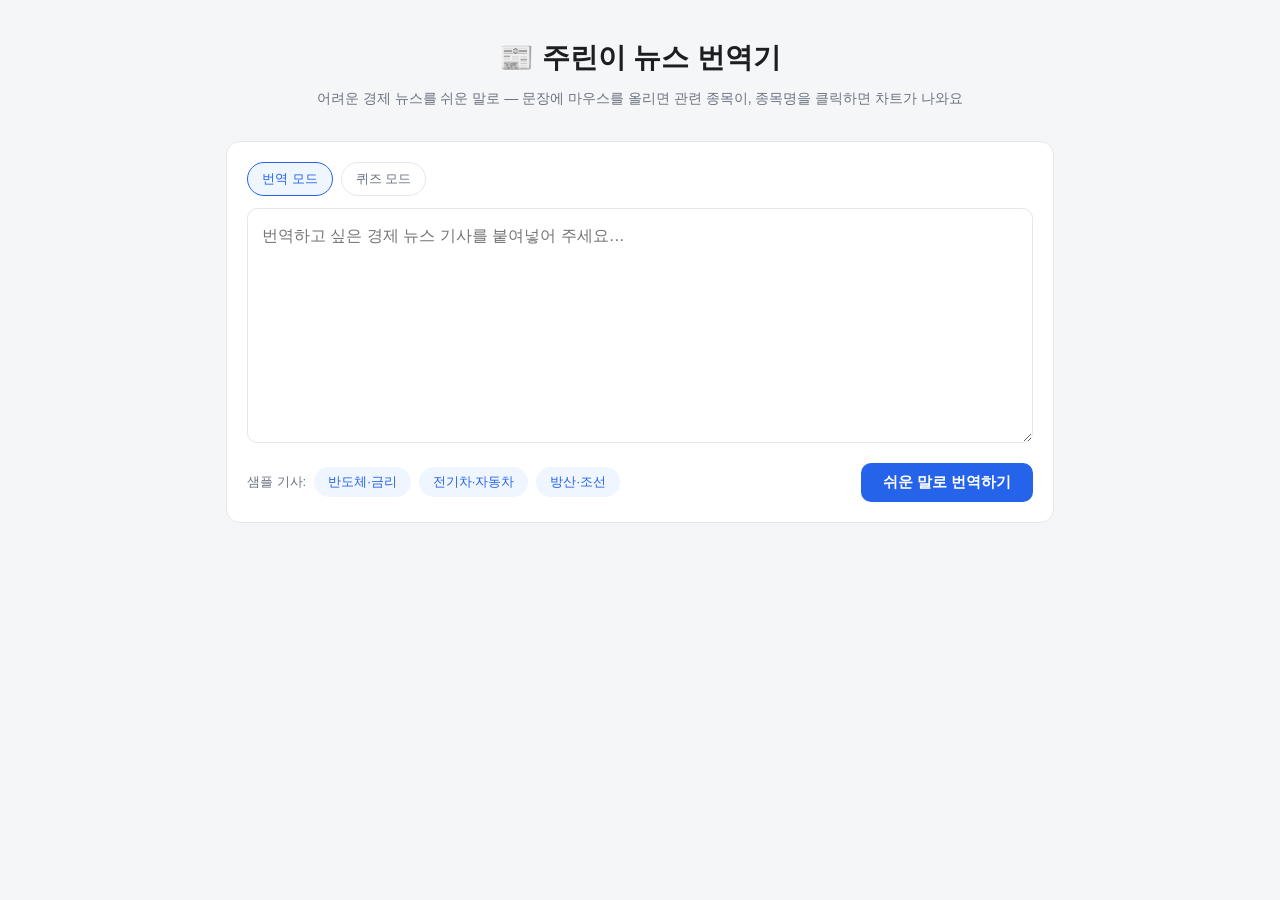
<file: static/index.html>
<!DOCTYPE html>
<html lang="ko">
<head>
  <meta charset="UTF-8">
  <meta name="viewport" content="width=device-width, initial-scale=1.0">
  <title>주린이 뉴스 번역기</title>
  <link rel="icon" href="data:image/svg+xml,<svg xmlns=%22http://www.w3.org/2000/svg%22 viewBox=%220 0 100 100%22><text y=%22.9em%22 font-size=%2290%22>📰</text></svg>">
  <link rel="stylesheet" href="style.css">
</head>
<body>
  <header class="site-header">
    <h1>📰 주린이 뉴스 번역기</h1>
    <p class="tagline">어려운 경제 뉴스를 쉬운 말로 — 문장에 마우스를 올리면 관련 종목이, 종목명을 클릭하면 차트가 나와요</p>
  </header>

  <main>
    <section class="card" id="input-section">
      <div class="mode-switch" aria-label="실행 모드">
        <button class="mode-btn" data-mode="translate">번역 모드</button>
        <button class="mode-btn" data-mode="quiz">퀴즈 모드</button>
      </div>
      <textarea id="article-input" rows="8"
        placeholder="번역하고 싶은 경제 뉴스 기사를 붙여넣어 주세요…"></textarea>
      <div class="input-actions">
        <div class="samples">
          <span class="samples-label">샘플 기사:</span>
          <button class="sample-btn" data-sample="0">반도체·금리</button>
          <button class="sample-btn" data-sample="1">전기차·자동차</button>
          <button class="sample-btn" data-sample="2">방산·조선</button>
        </div>
        <div class="quiz-controls hidden">
          <label for="quiz-count">문항 수</label>
          <select id="quiz-count">
            <option value="6">6</option>
            <option value="8">8</option>
            <option value="10" selected>10</option>
            <option value="12">12</option>
          </select>
        </div>
        <button id="action-btn">쉬운 말로 번역하기</button>
      </div>
      <p id="error-box" class="error" hidden></p>
    </section>

    <section id="result-section" hidden>
      <div class="card notice" id="notice-box" hidden></div>
      <div class="card summary" id="summary-card" hidden>
        <h2>📌 세 줄 요약</h2>
        <p id="summary-text"></p>
      </div>
      <div class="hint">💡 문장 위에 마우스를 올리면 관련 종목 동향이 떠요. <span class="ticker-demo">파란 종목명</span>이나 <span class="term-demo">점선 용어</span>도 눌러보고 올려보세요.</div>
      <div id="sentences"></div>
    </section>

    <section id="quiz-section" class="card" hidden>
      <h2>🧠 금융 퀴즈 모드</h2>
      <p id="quiz-meta" class="quiz-meta"></p>
      <div id="quiz-list"></div>
      <div class="quiz-actions">
        <button id="quiz-submit" class="primary-btn">채점하기</button>
      </div>
      <p id="quiz-result" class="quiz-result" hidden></p>
    </section>
  </main>

  <!-- 문장 호버 시 관련 종목 팝오버 -->
  <div id="stock-popover" class="popover" hidden></div>

  <!-- 용어 설명 툴팁 -->
  <div id="term-tooltip" class="tooltip" hidden></div>

  <!-- 종목 차트 모달 -->
  <div id="chart-modal" class="modal-backdrop" hidden>
    <div class="modal">
      <div class="modal-header">
        <div>
          <div class="modal-title">
            <span id="chart-name"></span>
            <span id="chart-code" class="code-chip"></span>
            <span id="chart-sector" class="sector-chip"></span>
          </div>
          <div class="modal-quote">
            <span id="chart-price"></span>
            <span id="chart-change"></span>
          </div>
        </div>
        <button id="chart-close" class="close-btn" aria-label="닫기">✕</button>
      </div>
      <div class="range-buttons" id="range-buttons">
        <button data-range="1m">1개월</button>
        <button data-range="3m" class="active">3개월</button>
        <button data-range="6m">6개월</button>
        <button data-range="1y">1년</button>
      </div>
      <div class="chart-wrap">
        <canvas id="chart-canvas"></canvas>
        <div id="chart-loading" class="chart-loading" hidden>불러오는 중…</div>
      </div>
      <p class="chart-source" id="chart-source"></p>
    </div>
  </div>

  <script src="app.js"></script>
</body>
</html>
</file>
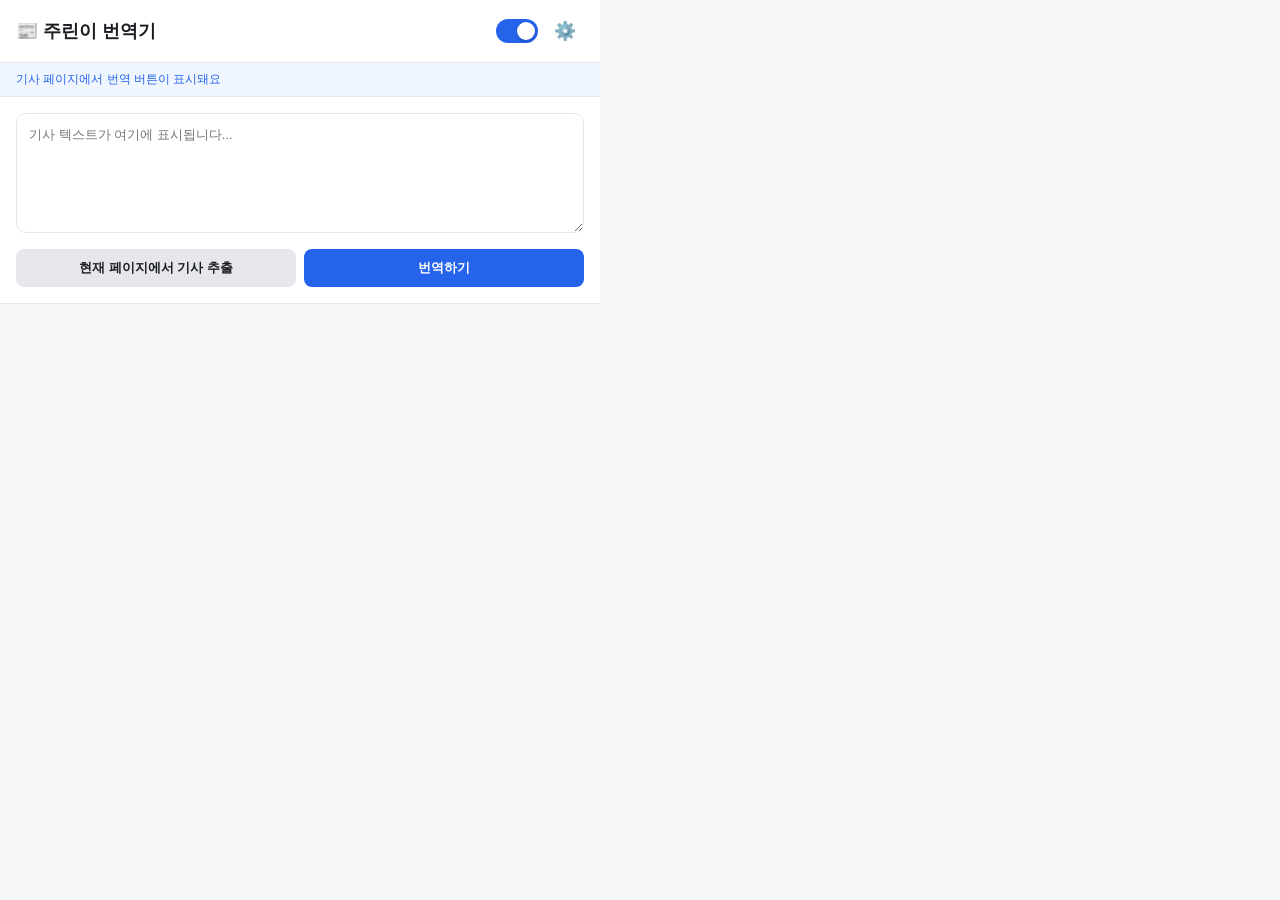
<file: extension/popup.html>
<!DOCTYPE html>
<html lang="ko">
<head>
  <meta charset="UTF-8">
  <meta name="viewport" content="width=device-width, initial-scale=1.0">
  <title>주린이 뉴스 번역기</title>
  <link rel="stylesheet" href="popup.css">
</head>
<body>
  <div class="container">
    <div class="header">
      <h1>📰 주린이 번역기</h1>
      <div class="settings">
        <label class="toggle" title="기사 페이지의 번역 버튼 켜기/끄기">
          <input type="checkbox" id="enable-toggle" checked>
          <span class="toggle-track"><span class="toggle-thumb"></span></span>
        </label>
        <button id="settings-btn" class="settings-btn" title="설정">⚙️</button>
      </div>
    </div>
    <p id="toggle-status" class="toggle-status">기사 페이지에서 번역 버튼이 표시돼요</p>

    <!-- 설정 패널 -->
    <div id="settings-panel" class="settings-panel" hidden>
      <div class="setting-item">
        <label>API 주소:</label>
        <input type="text" id="api-url" placeholder="https://api.example.com">
      </div>
      <div class="setting-item">
        <label>API 키:</label>
        <input type="password" id="api-key" placeholder="sk-...">
      </div>
      <div class="setting-actions">
        <button id="save-settings" class="btn btn-primary">저장</button>
        <button id="cancel-settings" class="btn btn-secondary">취소</button>
      </div>
    </div>

    <!-- 기사 입력 섹션 -->
    <div id="input-section" class="section">
      <textarea id="article-text" rows="6" placeholder="기사 텍스트가 여기에 표시됩니다..."></textarea>
      <div class="actions">
        <button id="extract-btn" class="btn btn-secondary">현재 페이지에서 기사 추출</button>
        <button id="translate-btn" class="btn btn-primary">번역하기</button>
      </div>
      <p id="error-msg" class="error" hidden></p>
      <p id="status-msg" class="status" hidden></p>
    </div>

    <!-- 결과 섹션 -->
    <div id="result-section" class="section" hidden>
      <div class="summary-card" id="summary-card" hidden>
        <h3>📌 세 줄 요약</h3>
        <p id="summary-text"></p>
      </div>
      <div id="sentences-container"></div>
    </div>
  </div>

  <script src="popup.js"></script>
</body>
</html>
</file>
<file: static/style.css>
:root {
  --bg: #f5f6f8;
  --card: #ffffff;
  --text: #1c1e21;
  --muted: #6b7280;
  --accent: #2563eb;
  --accent-soft: #eff6ff;
  --up: #d93025;    /* 한국 관례: 상승=빨강 */
  --down: #1a73e8;  /* 하락=파랑 */
  --border: #e5e7eb;
  --shadow: 0 8px 24px rgba(0, 0, 0, 0.12);
}

* { box-sizing: border-box; }

[hidden] { display: none !important; }

body {
  margin: 0;
  font-family: "Pretendard", "Apple SD Gothic Neo", "Noto Sans KR", "Malgun Gothic", sans-serif;
  background: var(--bg);
  color: var(--text);
  line-height: 1.6;
}

.site-header {
  text-align: center;
  padding: 36px 16px 8px;
}
.site-header h1 { margin: 0 0 6px; font-size: 28px; }
.tagline { margin: 0; color: var(--muted); font-size: 14px; }

main {
  max-width: 860px;
  margin: 24px auto 80px;
  padding: 0 16px;
}

.card {
  background: var(--card);
  border: 1px solid var(--border);
  border-radius: 14px;
  padding: 20px;
  margin-bottom: 16px;
}

#article-input {
  width: 100%;
  border: 1px solid var(--border);
  border-radius: 10px;
  padding: 14px;
  font: inherit;
  resize: vertical;
}
#article-input:focus { outline: 2px solid var(--accent); border-color: transparent; }

.mode-switch {
  display: inline-flex;
  gap: 8px;
  margin-bottom: 12px;
}
.mode-btn {
  border: 1px solid var(--border);
  background: var(--card);
  color: var(--muted);
  border-radius: 999px;
  padding: 7px 14px;
  font-size: 13px;
  cursor: pointer;
}
.mode-btn.active {
  border-color: var(--accent);
  background: var(--accent-soft);
  color: var(--accent);
}

.input-actions {
  display: flex;
  justify-content: space-between;
  align-items: center;
  gap: 12px;
  margin-top: 12px;
  flex-wrap: wrap;
}
.samples { display: flex; align-items: center; gap: 8px; flex-wrap: wrap; }
.samples-label { color: var(--muted); font-size: 13px; }
.sample-btn {
  background: var(--accent-soft);
  color: var(--accent);
  border: none;
  border-radius: 999px;
  padding: 6px 14px;
  font-size: 13px;
  cursor: pointer;
}
.sample-btn:hover { background: #dbeafe; }

#action-btn,
#quiz-submit,
.primary-btn {
  background: var(--accent);
  color: #fff;
  border: none;
  border-radius: 10px;
  padding: 10px 22px;
  font-size: 15px;
  font-weight: 600;
  cursor: pointer;
}
#action-btn:hover,
#quiz-submit:hover { background: #1d4ed8; }
#action-btn:disabled,
#quiz-submit:disabled { background: #93c5fd; cursor: wait; }

.hidden { display: none !important; }

.quiz-controls {
  display: inline-flex;
  gap: 8px;
  align-items: center;
  color: var(--muted);
  font-size: 13px;
}
.quiz-controls select {
  border: 1px solid var(--border);
  border-radius: 8px;
  background: #fff;
  color: var(--text);
  padding: 6px 10px;
}

.error { color: var(--up); font-size: 14px; margin: 10px 0 0; }

.notice {
  background: #fffbeb;
  border-color: #fde68a;
  color: #92400e;
  font-size: 14px;
}

.summary h2 { margin: 0 0 8px; font-size: 16px; }
.summary p { margin: 0; }

.hint { color: var(--muted); font-size: 13px; margin: 0 4px 12px; }
.ticker-demo { color: var(--accent); font-weight: 600; }
.term-demo { border-bottom: 1.5px dotted #b45309; color: #b45309; }

/* 문장 블록 */
.sentence-block {
  background: var(--card);
  border: 1px solid var(--border);
  border-radius: 14px;
  padding: 16px 18px;
  margin-bottom: 12px;
  transition: border-color 0.15s, box-shadow 0.15s;
  position: relative;
}
.sentence-block:hover {
  border-color: var(--accent);
  box-shadow: 0 4px 14px rgba(37, 99, 235, 0.12);
}
.sentence-block.hard { border-left: 4px solid #ea580c; }

/* 관련 금융상품 행 */
.product-row {
  display: grid;
  grid-template-columns: 1fr auto;
  align-items: center;
  gap: 10px;
  padding: 8px;
  border-radius: 8px;
  cursor: pointer;
}
.product-row:hover { background: #f0fdf4; }
.product-row .name { font-weight: 600; font-size: 13px; }
.product-row .reason { font-size: 11px; color: var(--muted); margin-top: 1px; }
.type-chip {
  display: inline-block;
  font-size: 10px;
  font-weight: 700;
  border-radius: 4px;
  padding: 1px 6px;
  margin-left: 4px;
  vertical-align: 1px;
  background: #ecfdf5;
  color: #047857;
}
.type-chip.fund { background: #eef2ff; color: #4338ca; }
.prod-meta { text-align: right; white-space: nowrap; }
.risk-chip {
  display: inline-block;
  font-size: 10.5px;
  font-weight: 700;
  border-radius: 999px;
  padding: 1px 9px;
}
.risk-chip.low { background: #ecfdf5; color: #047857; }
.risk-chip.mid { background: #fffbeb; color: #b45309; }
.risk-chip.high { background: #fef2f2; color: #b91c1c; }
.prod-expense { display: block; font-size: 10.5px; color: var(--muted); margin-top: 2px; }
.disclaimer { font-size: 11px; color: #9ca3af; margin: 6px 4px 2px; }
.hard-chip {
  display: inline-block;
  background: #fff7ed;
  color: #c2410c;
  border: 1px solid #fed7aa;
  border-radius: 999px;
  font-size: 11.5px;
  font-weight: 700;
  padding: 2px 10px;
  margin-bottom: 8px;
}
.sentence-original { color: var(--muted); font-size: 14px; margin-bottom: 8px; }
.sentence-easy {
  background: var(--accent-soft);
  border-radius: 10px;
  padding: 10px 14px;
  font-size: 15.5px;
}
.sentence-easy::before { content: "🐣 "; }

.quiz-meta {
  margin: 0 4px 12px;
  color: var(--muted);
  font-size: 14px;
}
.quiz-item {
  border: 1px solid var(--border);
  border-radius: 12px;
  padding: 14px;
  margin-bottom: 12px;
}
.quiz-prompt {
  font-weight: 600;
  margin-bottom: 10px;
  line-height: 1.5;
}
.quiz-option-list {
  display: grid;
  grid-template-columns: 1fr;
  gap: 8px;
}
.quiz-choice {
  text-align: left;
  width: 100%;
  border: 1px solid var(--border);
  border-radius: 10px;
  background: #fff;
  padding: 8px 10px;
  cursor: pointer;
}
.quiz-choice:hover { background: #f8fafc; }
.quiz-choice.active { border-color: #2563eb; background: #eff6ff; }
.quiz-choice.correct { border-color: #047857; background: #ecfdf5; }
.quiz-choice.wrong { border-color: #b91c1c; background: #fef2f2; }

.quiz-actions {
  margin-top: 12px;
}
.quiz-result {
  margin-top: 12px;
  font-weight: 700;
}
.quiz-feedback {
  margin: 10px 2px 0;
  font-size: 13px;
}
.quiz-feedback.is-correct { color: #047857; }
.quiz-feedback.is-wrong { color: #b91c1c; }
.quiz-feedback .quiz-explain { color: var(--muted); }
.quiz-empty { color: var(--muted); }

.related-badge {
  display: inline-flex;
  align-items: center;
  gap: 4px;
  margin-top: 10px;
  font-size: 12px;
  color: var(--muted);
  background: #f3f4f6;
  border-radius: 999px;
  padding: 3px 10px;
}

/* 인라인 엔티티 */
.ticker {
  color: var(--accent);
  font-weight: 600;
  cursor: pointer;
  border-bottom: 1.5px solid rgba(37, 99, 235, 0.35);
}
.ticker:hover { background: var(--accent-soft); }

.term {
  border-bottom: 1.5px dotted #b45309;
  color: #b45309;
  cursor: help;
}

/* 팝오버: 관련 종목 */
.popover {
  position: absolute;
  z-index: 50;
  width: 320px;
  background: var(--card);
  border: 1px solid var(--border);
  border-radius: 12px;
  box-shadow: var(--shadow);
  padding: 10px;
}
.popover-title {
  font-size: 12px;
  font-weight: 700;
  color: var(--muted);
  padding: 2px 6px 8px;
}
.stock-row {
  display: grid;
  grid-template-columns: 1fr auto auto;
  align-items: center;
  gap: 10px;
  padding: 7px 8px;
  border-radius: 8px;
  cursor: pointer;
}
.stock-row:hover { background: var(--accent-soft); }
.stock-row .name { font-weight: 600; font-size: 14px; white-space: nowrap; overflow: hidden; text-overflow: ellipsis; }
.stock-row .reason { font-size: 11px; color: var(--muted); }
.stock-row .quote { text-align: right; font-size: 13px; white-space: nowrap; }
.stock-row .quote .pct { display: block; font-size: 12px; }
.up { color: var(--up); }
.down { color: var(--down); }
.flat { color: var(--muted); }
.popover-loading, .popover-empty { padding: 10px; color: var(--muted); font-size: 13px; }

/* 용어 툴팁 */
.tooltip {
  position: absolute;
  z-index: 60;
  max-width: 300px;
  background: #1f2937;
  color: #f9fafb;
  border-radius: 10px;
  padding: 10px 14px;
  font-size: 13px;
  box-shadow: var(--shadow);
  pointer-events: none;
}
.tooltip .tt-term { font-weight: 700; color: #fbbf24; }
.tooltip .tt-easy { display: block; margin-top: 2px; }
.tooltip .tt-desc { display: block; margin-top: 6px; color: #d1d5db; font-size: 12px; }

/* 차트 모달 */
.modal-backdrop {
  position: fixed;
  inset: 0;
  z-index: 100;
  background: rgba(15, 23, 42, 0.55);
  display: flex;
  align-items: center;
  justify-content: center;
  padding: 16px;
}
.modal {
  background: var(--card);
  border-radius: 16px;
  width: min(860px, 100%);
  padding: 20px 22px;
  box-shadow: var(--shadow);
}
.modal-header { display: flex; justify-content: space-between; align-items: flex-start; }
.modal-title { display: flex; align-items: center; gap: 8px; font-size: 20px; font-weight: 700; flex-wrap: wrap; }
.code-chip, .sector-chip {
  font-size: 12px;
  font-weight: 500;
  border-radius: 999px;
  padding: 2px 10px;
}
.code-chip { background: #f3f4f6; color: var(--muted); }
.sector-chip { background: var(--accent-soft); color: var(--accent); }
.modal-quote { margin-top: 4px; font-size: 16px; display: flex; gap: 10px; align-items: baseline; }
#chart-price { font-size: 24px; font-weight: 700; }
.close-btn {
  background: none;
  border: none;
  font-size: 18px;
  cursor: pointer;
  color: var(--muted);
  padding: 4px 8px;
}
.close-btn:hover { color: var(--text); }

.range-buttons { display: flex; gap: 6px; margin: 14px 0 10px; }
.range-buttons button {
  border: 1px solid var(--border);
  background: var(--card);
  border-radius: 8px;
  padding: 5px 14px;
  font-size: 13px;
  cursor: pointer;
}
.range-buttons button.active { background: var(--accent); color: #fff; border-color: var(--accent); }

.chart-wrap { position: relative; }
#chart-canvas { width: 100%; height: 380px; display: block; }
.chart-loading {
  position: absolute;
  inset: 0;
  display: flex;
  align-items: center;
  justify-content: center;
  color: var(--muted);
  background: rgba(255, 255, 255, 0.7);
}
.chart-source { margin: 8px 0 0; font-size: 12px; color: var(--muted); text-align: right; }

@media (max-width: 600px) {
  .popover { width: 280px; }
  #chart-canvas { height: 280px; }
}
</file>
<file: extension/popup.css>
* {
  box-sizing: border-box;
}

body {
  width: 600px;
  margin: 0;
  padding: 0;
  font-family: "Pretendard", "Apple SD Gothic Neo", "Noto Sans KR", "Malgun Gothic", sans-serif;
  background: #f5f6f8;
  color: #1c1e21;
}

.container {
  max-height: 800px;
  overflow-y: auto;
}

.header {
  display: flex;
  justify-content: space-between;
  align-items: center;
  padding: 16px;
  background: white;
  border-bottom: 1px solid #e5e7eb;
  position: sticky;
  top: 0;
  z-index: 10;
}

.header h1 {
  margin: 0;
  font-size: 18px;
  font-weight: 600;
}

.settings {
  display: flex;
  gap: 8px;
  align-items: center;
}

/* 켜기/끄기 토글 스위치 */
.toggle {
  display: inline-flex;
  align-items: center;
  cursor: pointer;
}

.toggle input {
  display: none;
}

.toggle-track {
  width: 42px;
  height: 24px;
  background: #d1d5db;
  border-radius: 999px;
  position: relative;
  transition: background 0.2s;
}

.toggle-thumb {
  position: absolute;
  top: 3px;
  left: 3px;
  width: 18px;
  height: 18px;
  background: #fff;
  border-radius: 50%;
  box-shadow: 0 1px 3px rgba(0, 0, 0, 0.25);
  transition: left 0.2s;
}

.toggle input:checked + .toggle-track {
  background: #2563eb;
}

.toggle input:checked + .toggle-track .toggle-thumb {
  left: 21px;
}

.toggle-status {
  margin: 0;
  padding: 8px 16px;
  background: #eff6ff;
  color: #2563eb;
  font-size: 12px;
  border-bottom: 1px solid #e5e7eb;
}

.toggle-status.off {
  background: #f3f4f6;
  color: #6b7280;
}

.settings-btn {
  background: none;
  border: none;
  font-size: 18px;
  cursor: pointer;
  padding: 4px 8px;
  border-radius: 6px;
  transition: background 0.2s;
}

.settings-btn:hover {
  background: #f3f4f6;
}

.settings-panel {
  padding: 16px;
  background: #fffbeb;
  border-bottom: 1px solid #fde68a;
  display: flex;
  flex-direction: column;
  gap: 12px;
}

.settings-panel[hidden] {
  display: none;
}

.setting-item {
  display: flex;
  flex-direction: column;
  gap: 6px;
}

.setting-item label {
  font-size: 13px;
  font-weight: 500;
  color: #6b7280;
}

.setting-item input {
  padding: 8px 12px;
  border: 1px solid #e5e7eb;
  border-radius: 8px;
  font-size: 13px;
  font-family: inherit;
}

.setting-item input:focus {
  outline: 2px solid #2563eb;
  border-color: transparent;
}

.setting-actions {
  display: flex;
  gap: 8px;
  margin-top: 8px;
}

.section {
  padding: 16px;
  background: white;
  border-bottom: 1px solid #e5e7eb;
}

.section[hidden] {
  display: none;
}

#article-text {
  width: 100%;
  border: 1px solid #e5e7eb;
  border-radius: 10px;
  padding: 12px;
  font-family: inherit;
  font-size: 13px;
  resize: vertical;
  min-height: 120px;
}

#article-text:focus {
  outline: 2px solid #2563eb;
  border-color: transparent;
}

.actions {
  display: flex;
  gap: 8px;
  margin-top: 12px;
}

.btn {
  flex: 1;
  padding: 10px 16px;
  border: none;
  border-radius: 8px;
  font-size: 13px;
  font-weight: 600;
  cursor: pointer;
  transition: opacity 0.2s;
}

.btn:disabled {
  opacity: 0.5;
  cursor: not-allowed;
}

.btn-primary {
  background: #2563eb;
  color: white;
}

.btn-primary:hover:not(:disabled) {
  background: #1d4ed8;
}

.btn-secondary {
  background: #e5e7eb;
  color: #1c1e21;
}

.btn-secondary:hover:not(:disabled) {
  background: #d1d5db;
}

.error {
  color: #d93025;
  font-size: 13px;
  margin: 10px 0 0;
  display: block;
}

.error[hidden] {
  display: none;
}

.status {
  color: #6b7280;
  font-size: 13px;
  margin: 10px 0 0;
  display: block;
  font-style: italic;
}

.status[hidden] {
  display: none;
}

.summary-card {
  background: #eff6ff;
  border: 1px solid #bfdbfe;
  border-radius: 10px;
  padding: 12px;
  margin-bottom: 12px;
}

.summary-card h3 {
  margin: 0 0 6px;
  font-size: 14px;
}

.summary-card p {
  margin: 0;
  font-size: 13px;
  line-height: 1.5;
}

.sentence-block {
  background: #f9fafb;
  border: 1px solid #e5e7eb;
  border-radius: 8px;
  padding: 12px;
  margin-bottom: 10px;
  font-size: 13px;
}

.sentence-original {
  color: #6b7280;
  font-size: 12px;
  margin-bottom: 6px;
  line-height: 1.4;
}

.sentence-easy {
  background: #eff6ff;
  border-radius: 6px;
  padding: 8px 10px;
  font-size: 13px;
  line-height: 1.5;
}

.sentence-easy::before {
  content: "🐣 ";
  margin-right: 2px;
}

.ticker {
  color: #2563eb;
  font-weight: 600;
  cursor: pointer;
  border-bottom: 1.5px solid rgba(37, 99, 235, 0.35);
}

.ticker:hover {
  background: #eff6ff;
}

.term {
  border-bottom: 1.5px dotted #b45309;
  color: #b45309;
  cursor: help;
}

/* 스크롤바 스타일 */
.container::-webkit-scrollbar {
  width: 8px;
}

.container::-webkit-scrollbar-track {
  background: #f5f6f8;
}

.container::-webkit-scrollbar-thumb {
  background: #d1d5db;
  border-radius: 4px;
}

.container::-webkit-scrollbar-thumb:hover {
  background: #9ca3af;
}
</file>
